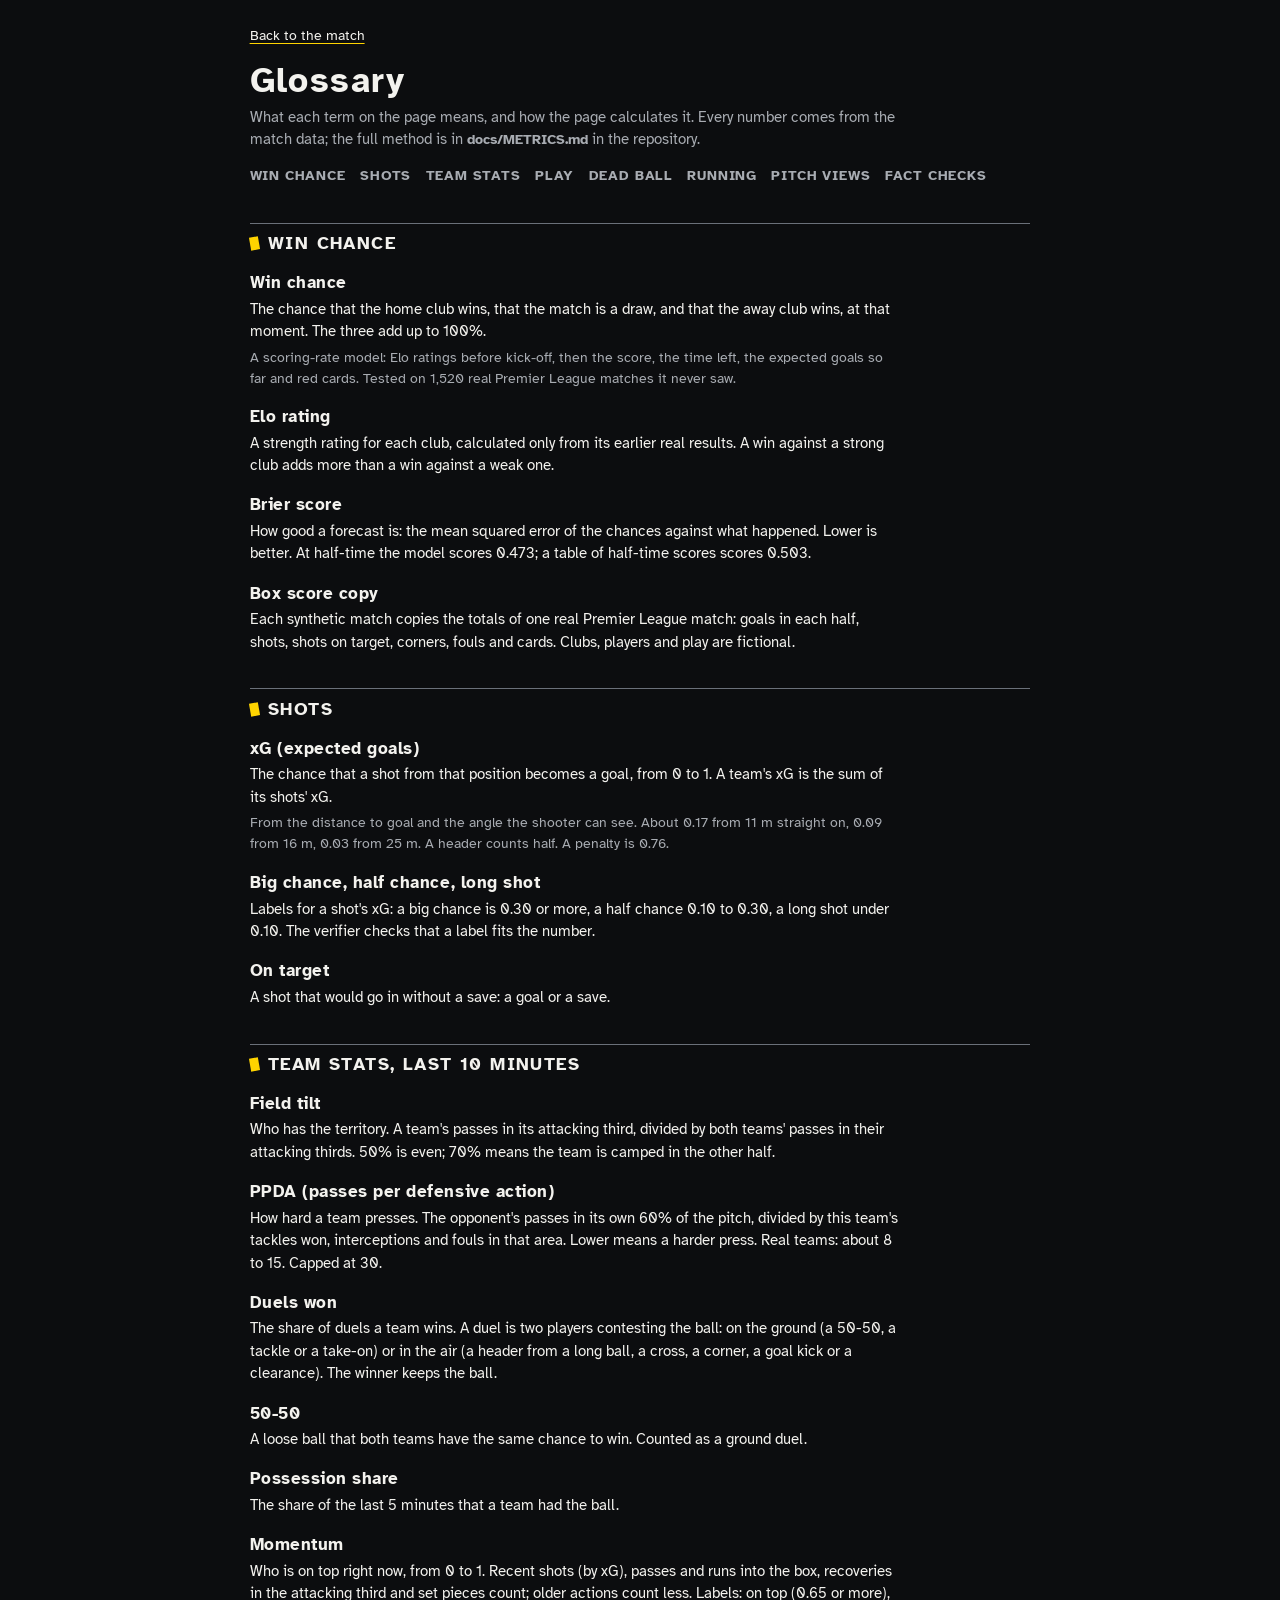
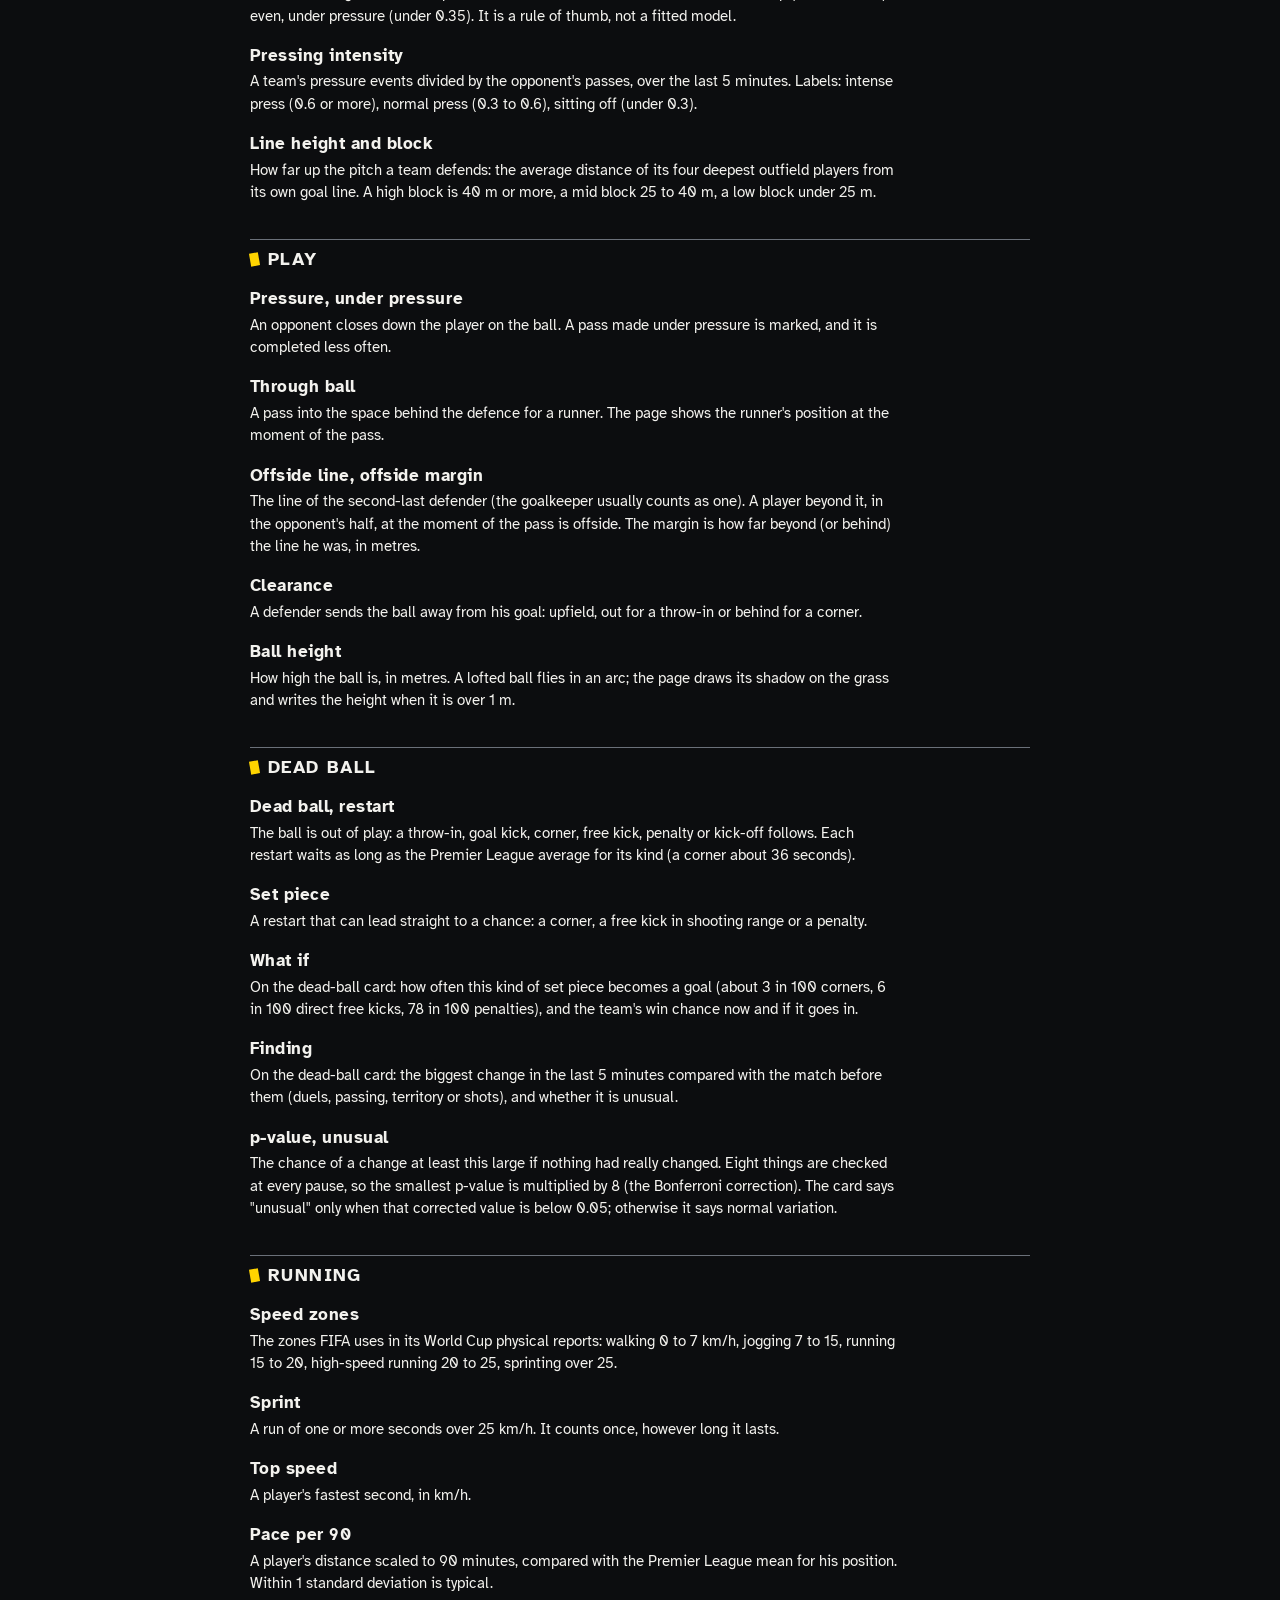
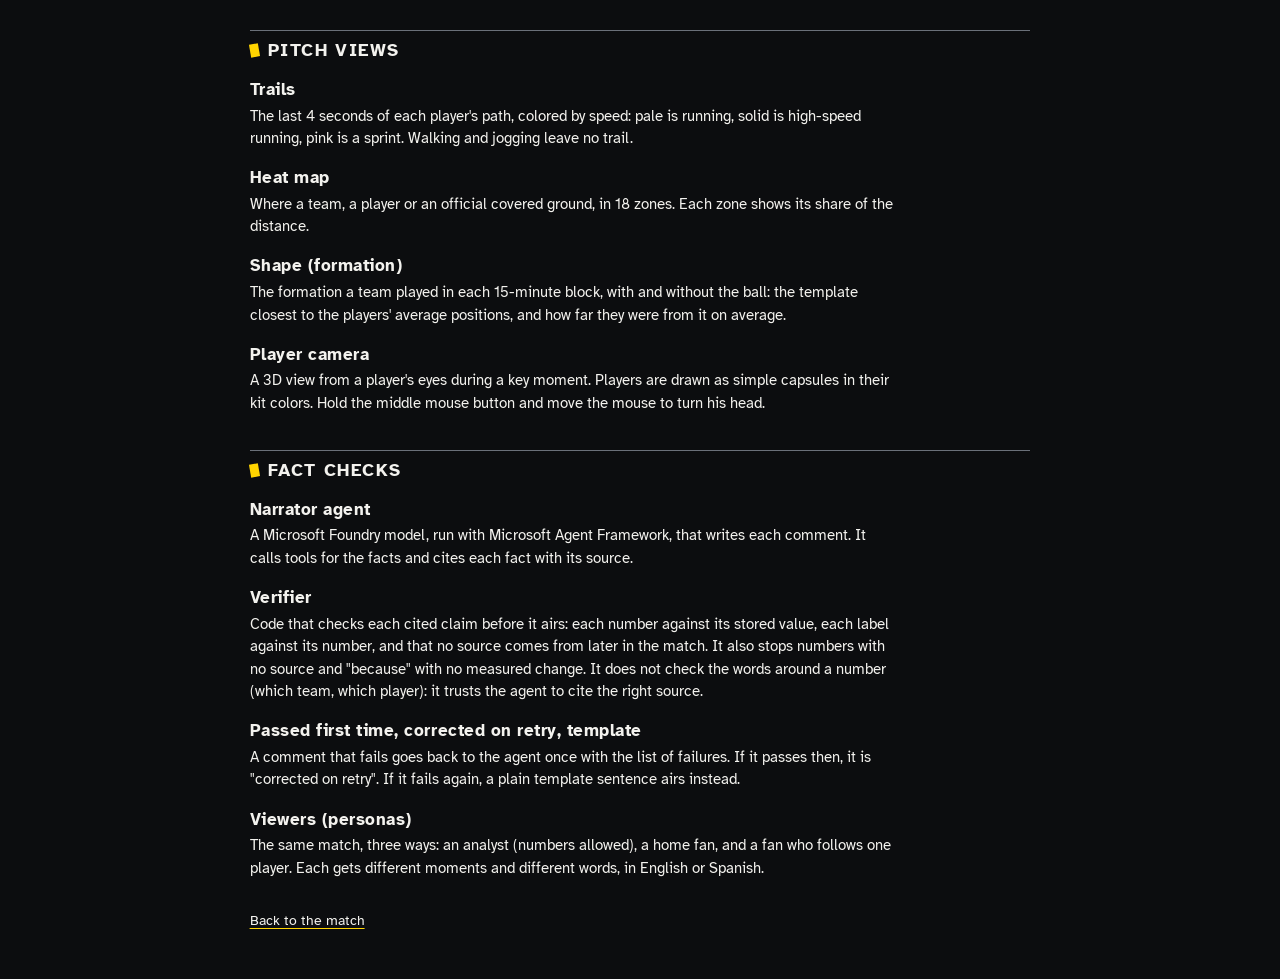
<file: app/web/glossary.html>
<!doctype html>
<html lang="en">
<head>
<meta charset="utf-8">
<meta name="viewport" content="width=device-width,initial-scale=1">
<title>Sixth Official: glossary</title>
<meta name="description" content="What each term on the Sixth Official page means: win chance, xG, PPDA, duels, field tilt and more.">
<meta name="theme-color" content="#0c0d0f">
<link rel="stylesheet" href="app.css">
<style>
  .gl{max-width:52rem;margin:0 auto;padding:1.6rem 1.6rem 3rem}
  .gl .back{font-size:14px}
  .gl h1{font:700 2.2rem/1.1 var(--ui);letter-spacing:.04em;margin:1rem 0 .4rem}
  .gl .lede{color:var(--muted);max-width:65ch;margin-bottom:1rem}
  .gl nav.toc{display:flex;flex-wrap:wrap;gap:.3rem .9rem;font:700 13.5px/1.4 var(--ui);text-transform:uppercase;letter-spacing:.06em;margin:1rem 0 .5rem}
  .gl nav.toc a{color:var(--muted);text-decoration:none;border-bottom:2px solid transparent}
  .gl nav.toc a:hover{color:var(--ink);border-bottom-color:var(--accent)}
  .gl h2{font:700 1.1rem/1.2 var(--ui);text-transform:uppercase;letter-spacing:.08em;margin:2.2rem 0 .6rem;padding-top:.6rem;border-top:1px solid var(--rule-mid)}
  .gl h2::before{content:"";display:inline-block;width:.55rem;height:.8rem;background:var(--accent);transform:rotate(-10deg);margin-right:.6rem;vertical-align:-.05rem}
  .gl dl{margin:0}
  .gl dt{font:700 1.08rem/1.3 var(--ui);letter-spacing:.03em;margin-top:1.1rem;scroll-margin-top:1rem}
  .gl dd{margin:.2rem 0 0;max-width:65ch;line-height:1.5}
  .gl dd .how{display:block;color:var(--muted);font-size:14px;margin-top:.25rem}
  .gl dt:target{color:var(--accent)}
  .gl code{font:600 14px var(--cond);color:var(--muted)}
  .gl a{color:var(--ink);text-decoration-color:var(--accent);text-underline-offset:3px}
</style>
</head>
<body>
<main class="gl">
<p class="back"><a href="./">Back to the match</a></p>
<h1>Glossary</h1>
<p class="lede">What each term on the page means, and how the page calculates it. Every number comes from the match data; the full method is in <code>docs/METRICS.md</code> in the repository.</p>
<nav class="toc" aria-label="Sections">
  <a href="#s-chance">Win chance</a><a href="#s-shots">Shots</a><a href="#s-team">Team stats</a><a href="#s-play">Play</a>
  <a href="#s-dead">Dead ball</a><a href="#s-running">Running</a><a href="#s-pitch">Pitch views</a><a href="#s-checks">Fact checks</a>
</nav>

<h2 id="s-chance">Win chance</h2>
<dl>
<dt id="win-chance">Win chance</dt>
<dd>The chance that the home club wins, that the match is a draw, and that the away club wins, at that moment. The three add up to 100%.
<span class="how">A scoring-rate model: Elo ratings before kick-off, then the score, the time left, the expected goals so far and red cards. Tested on 1,520 real Premier League matches it never saw.</span></dd>
<dt id="elo">Elo rating</dt>
<dd>A strength rating for each club, calculated only from its earlier real results. A win against a strong club adds more than a win against a weak one.</dd>
<dt id="brier">Brier score</dt>
<dd>How good a forecast is: the mean squared error of the chances against what happened. Lower is better. At half-time the model scores 0.473; a table of half-time scores scores 0.503.</dd>
<dt id="box-score">Box score copy</dt>
<dd>Each synthetic match copies the totals of one real Premier League match: goals in each half, shots, shots on target, corners, fouls and cards. Clubs, players and play are fictional.</dd>
</dl>

<h2 id="s-shots">Shots</h2>
<dl>
<dt id="xg">xG (expected goals)</dt>
<dd>The chance that a shot from that position becomes a goal, from 0 to 1. A team's xG is the sum of its shots' xG.
<span class="how">From the distance to goal and the angle the shooter can see. About 0.17 from 11 m straight on, 0.09 from 16 m, 0.03 from 25 m. A header counts half. A penalty is 0.76.</span></dd>
<dt id="big-chance">Big chance, half chance, long shot</dt>
<dd>Labels for a shot's xG: a big chance is 0.30 or more, a half chance 0.10 to 0.30, a long shot under 0.10. The verifier checks that a label fits the number.</dd>
<dt id="on-target">On target</dt>
<dd>A shot that would go in without a save: a goal or a save.</dd>
</dl>

<h2 id="s-team">Team stats, last 10 minutes</h2>
<dl>
<dt id="field-tilt">Field tilt</dt>
<dd>Who has the territory. A team's passes in its attacking third, divided by both teams' passes in their attacking thirds. 50% is even; 70% means the team is camped in the other half.</dd>
<dt id="ppda">PPDA (passes per defensive action)</dt>
<dd>How hard a team presses. The opponent's passes in its own 60% of the pitch, divided by this team's tackles won, interceptions and fouls in that area. Lower means a harder press. Real teams: about 8 to 15. Capped at 30.</dd>
<dt id="duels">Duels won</dt>
<dd>The share of duels a team wins. A duel is two players contesting the ball: on the ground (a 50-50, a tackle or a take-on) or in the air (a header from a long ball, a cross, a corner, a goal kick or a clearance). The winner keeps the ball.</dd>
<dt id="fifty-fifty">50-50</dt>
<dd>A loose ball that both teams have the same chance to win. Counted as a ground duel.</dd>
<dt id="possession">Possession share</dt>
<dd>The share of the last 5 minutes that a team had the ball.</dd>
<dt id="momentum">Momentum</dt>
<dd>Who is on top right now, from 0 to 1. Recent shots (by xG), passes and runs into the box, recoveries in the attacking third and set pieces count; older actions count less. Labels: on top (0.65 or more), even, under pressure (under 0.35). It is a rule of thumb, not a fitted model.</dd>
<dt id="pressing">Pressing intensity</dt>
<dd>A team's pressure events divided by the opponent's passes, over the last 5 minutes. Labels: intense press (0.6 or more), normal press (0.3 to 0.6), sitting off (under 0.3).</dd>
<dt id="line-height">Line height and block</dt>
<dd>How far up the pitch a team defends: the average distance of its four deepest outfield players from its own goal line. A high block is 40 m or more, a mid block 25 to 40 m, a low block under 25 m.</dd>
</dl>

<h2 id="s-play">Play</h2>
<dl>
<dt id="pressure">Pressure, under pressure</dt>
<dd>An opponent closes down the player on the ball. A pass made under pressure is marked, and it is completed less often.</dd>
<dt id="through-ball">Through ball</dt>
<dd>A pass into the space behind the defence for a runner. The page shows the runner's position at the moment of the pass.</dd>
<dt id="offside-line">Offside line, offside margin</dt>
<dd>The line of the second-last defender (the goalkeeper usually counts as one). A player beyond it, in the opponent's half, at the moment of the pass is offside. The margin is how far beyond (or behind) the line he was, in metres.</dd>
<dt id="clearance">Clearance</dt>
<dd>A defender sends the ball away from his goal: upfield, out for a throw-in or behind for a corner.</dd>
<dt id="ball-height">Ball height</dt>
<dd>How high the ball is, in metres. A lofted ball flies in an arc; the page draws its shadow on the grass and writes the height when it is over 1 m.</dd>
</dl>

<h2 id="s-dead">Dead ball</h2>
<dl>
<dt id="dead-ball">Dead ball, restart</dt>
<dd>The ball is out of play: a throw-in, goal kick, corner, free kick, penalty or kick-off follows. Each restart waits as long as the Premier League average for its kind (a corner about 36 seconds).</dd>
<dt id="set-piece">Set piece</dt>
<dd>A restart that can lead straight to a chance: a corner, a free kick in shooting range or a penalty.</dd>
<dt id="what-if">What if</dt>
<dd>On the dead-ball card: how often this kind of set piece becomes a goal (about 3 in 100 corners, 6 in 100 direct free kicks, 78 in 100 penalties), and the team's win chance now and if it goes in.</dd>
<dt id="finding">Finding</dt>
<dd>On the dead-ball card: the biggest change in the last 5 minutes compared with the match before them (duels, passing, territory or shots), and whether it is unusual.</dd>
<dt id="p-value">p-value, unusual</dt>
<dd>The chance of a change at least this large if nothing had really changed. Eight things are checked at every pause, so the smallest p-value is multiplied by 8 (the Bonferroni correction). The card says "unusual" only when that corrected value is below 0.05; otherwise it says normal variation.</dd>
</dl>

<h2 id="s-running">Running</h2>
<dl>
<dt id="speed-zones">Speed zones</dt>
<dd>The zones FIFA uses in its World Cup physical reports: walking 0 to 7 km/h, jogging 7 to 15, running 15 to 20, high-speed running 20 to 25, sprinting over 25.</dd>
<dt id="sprint">Sprint</dt>
<dd>A run of one or more seconds over 25 km/h. It counts once, however long it lasts.</dd>
<dt id="top-speed">Top speed</dt>
<dd>A player's fastest second, in km/h.</dd>
<dt id="pace-per-90">Pace per 90</dt>
<dd>A player's distance scaled to 90 minutes, compared with the Premier League mean for his position. Within 1 standard deviation is typical.</dd>
</dl>

<h2 id="s-pitch">Pitch views</h2>
<dl>
<dt id="trails">Trails</dt>
<dd>The last 4 seconds of each player's path, colored by speed: pale is running, solid is high-speed running, pink is a sprint. Walking and jogging leave no trail.</dd>
<dt id="heat-map">Heat map</dt>
<dd>Where a team, a player or an official covered ground, in 18 zones. Each zone shows its share of the distance.</dd>
<dt id="shape">Shape (formation)</dt>
<dd>The formation a team played in each 15-minute block, with and without the ball: the template closest to the players' average positions, and how far they were from it on average.</dd>
<dt id="player-camera">Player camera</dt>
<dd>A 3D view from a player's eyes during a key moment. Players are drawn as simple capsules in their kit colors. Hold the middle mouse button and move the mouse to turn his head.</dd>
</dl>

<h2 id="s-checks">Fact checks</h2>
<dl>
<dt id="agent">Narrator agent</dt>
<dd>A Microsoft Foundry model, run with Microsoft Agent Framework, that writes each comment. It calls tools for the facts and cites each fact with its source.</dd>
<dt id="verifier">Verifier</dt>
<dd>Code that checks each cited claim before it airs: each number against its stored value, each label against its number, and that no source comes from later in the match. It also stops numbers with no source and "because" with no measured change. It does not check the words around a number (which team, which player): it trusts the agent to cite the right source.</dd>
<dt id="retry">Passed first time, corrected on retry, template</dt>
<dd>A comment that fails goes back to the agent once with the list of failures. If it passes then, it is "corrected on retry". If it fails again, a plain template sentence airs instead.</dd>
<dt id="personas">Viewers (personas)</dt>
<dd>The same match, three ways: an analyst (numbers allowed), a home fan, and a fan who follows one player. Each gets different moments and different words, in English or Spanish.</dd>
</dl>
<p class="back" style="margin-top:2rem"><a href="./">Back to the match</a></p>
</main>
</body>
</html>
</file>
<file: app/web/app.css>
/* Sixth Official: match log, dressed as a match official (2026-10-27).
   Concept: the officials' kit and tools. Referee black for the page, chalk-white type, the yellow
   card as the one accent (live, selected, pressed), the red card for what the verifier stopped.
   The scores, the clock and the big numbers are set like the fourth official's substitution
   board: a dot-matrix face (Doto). Words use Atkinson Hyperlegible, a typeface drawn for
   legibility by the Braille Institute: the official's notes must be read by everyone. The
   assistant referee's flag (red and yellow quarters) marks the name; a small yellow card marks
   each section. Both fonts are open (SIL OFL), served from app/web/fonts.
   - The log is the main element: one row per moment, the three viewers side by side.
   - Color is for the two clubs (kit colors) and for exceptions only:
     amber = corrected on retry, grey dashed = template, red card = stopped by the verifier.
   - Two type families: Atkinson Hyperlegible for words and small numbers, Doto for the score,
     the clock and the big win chance and fact-check figures.
   - Every text color meets WCAG AA (4.5:1) on the surface it sits on.
   - Every control has a documented hover, focus-visible, active and disabled state. */
@font-face{font-family:"Atkinson Hyperlegible";font-weight:400;font-display:swap;src:url(fonts/atkinson-hyperlegible-latin-400-normal.woff2) format("woff2")}
@font-face{font-family:"Atkinson Hyperlegible";font-weight:700;font-display:swap;src:url(fonts/atkinson-hyperlegible-latin-700-normal.woff2) format("woff2")}
@font-face{font-family:"Doto";font-weight:700;font-display:swap;src:url(fonts/doto-latin-700-normal.woff2) format("woff2")}
@font-face{font-family:"Doto";font-weight:900;font-display:swap;src:url(fonts/doto-latin-900-normal.woff2) format("woff2")}
:root{
  color-scheme:dark;
  --paper:#0c0d0f;        /* page: referee black */
  --paper-2:#17191c;      /* hover fill, raised */
  --paper-3:#22252a;      /* pressed fill, bar tracks */
  --sheet:#121417;        /* drawer, match report, cards, scorebug */
  --ink:#f3f2ee;          /* text: chalk white */
  --muted:#a8acb2;        /* secondary text: 8.53:1 on --paper */
  --rule:#26292e;         /* hairline: separates, carries no meaning */
  --rule-mid:#6b7079;     /* control borders: 3.91:1 on --paper */
  --accent:#ffd400;       /* the yellow card: live clock, primary button, focus ring, selected */
  --accent-2:#ffe14d;     /* yellow, hover */
  --accent-3:#e0b800;     /* yellow, pressed */
  --flag-red:#e2231a;     /* the assistant referee's flag, with the yellow */
  --pitch:#11402a;        /* pitch surface */
  --pitch-2:#144a31;      /* mowing stripe */
  --pitch-line:#9cc4ae;   /* pitch markings: 6.10:1 on --pitch, 5.32:1 on --pitch-2 */
  --disabled:#62666d;     /* disabled text: exempt from WCAG 1.4.3 */
  --home:#4a8ae8;         /* Larkspur blue */
  --away:#e8834a;         /* copper */
  --home-ink:#4a8ae8;     /* a club color as text: the kit color, lightened if needed for 4.5:1 */
  --away-ink:#e8834a;
  --home-on:#0c0d0f;      /* text on a club color (shirt numbers): white or the page color */
  --away-on:#0c0d0f;
  --sprint:#ff5fd2;       /* trails: sprinting, over 25 km/h (3.81:1 on --pitch-2) */
  --draw:#4a4e55;         /* chart fill only, never text */
  --retry:#f2b33d;        /* amber: corrected on retry */
  --tmpl:#a3a7ad;         /* template */
  --bad:#ff5a4a;          /* the red card: stopped by the verifier (6.31:1 on --paper) */
  --ui:"Atkinson Hyperlegible","Segoe UI",system-ui,sans-serif;
  --cond:var(--ui);       /* labels: the same face, bold capitals */
  --mono:var(--ui);       /* minutes and small numbers */
  --dot:"Doto","Courier New",ui-monospace,monospace;   /* the substitution board */
}
*{box-sizing:border-box}
[hidden]{display:none !important}
html{background:var(--paper)}
body{margin:0;background:var(--paper);color:var(--ink);font:15px/1.45 var(--ui);min-height:100vh}
button,select,input{font:inherit;color:inherit}
h1,h2,h3,h4,p{margin:0}
.sr-only{position:absolute;width:1px;height:1px;overflow:hidden;clip:rect(0 0 0 0);white-space:nowrap}

/* Focus: one ring for every control, keyboard only. Ink, offset from the control. */
:focus-visible{outline:2px solid var(--accent);outline-offset:3px}

/* ---------------------------------------------------------------- masthead */
.mast{display:grid;grid-template-columns:1fr auto 1fr;align-items:center;gap:1.5rem;padding:.9rem 1.6rem;border-bottom:2px solid var(--ink)}
.wordmark{font-weight:700;font-size:1rem;letter-spacing:.04em;text-transform:uppercase}
.score{display:flex;align-items:center;gap:1.1rem}
.club{display:flex;align-items:center;gap:.5rem;font-size:1.05rem;font-weight:600;white-space:nowrap}
.kit{display:inline-block;width:.8rem;height:.8rem}
.club.home .kit{background:var(--home)}
.club.away .kit{background:var(--away)}
.goals{font:700 2.1rem/1 var(--mono);font-variant-numeric:tabular-nums}
.clock{font:500 .95rem/1 var(--mono);color:var(--muted);min-width:3.5ch;text-align:center}

/* Language: text buttons. Pressed = ink text with a 2 px underline. */
.lang{justify-self:end;display:flex;gap:1.1rem}
.lang button{background:none;border:0;border-bottom:2px solid transparent;padding:.15rem 0;color:var(--muted);cursor:pointer}
.lang button:hover{color:var(--ink);border-bottom-color:var(--rule-mid)}
.lang button[aria-pressed="true"]{color:var(--ink);border-bottom-color:var(--ink)}

/* ---------------------------------------------------------------- buttons
   default  1 px --rule-mid border, ink text, no fill
   hover    --paper-2 fill, ink border
   active   --paper-3 fill
   focus    2 px ink ring, 3 px offset (keyboard)
   disabled --disabled text, --rule border, no pointer */
.btn{background:transparent;border:1px solid var(--rule-mid);color:var(--ink);padding:.4rem .85rem;cursor:pointer;border-radius:0}
.btn:hover:not(:disabled){background:var(--paper-2);border-color:var(--ink)}
.btn:active:not(:disabled){background:var(--paper-3)}
.btn:disabled{color:var(--disabled);border-color:var(--rule);cursor:not-allowed}
.btn.primary{background:var(--accent);color:var(--paper);border-color:var(--accent);min-width:5.5rem;font-weight:700;text-transform:uppercase;letter-spacing:.06em;font-family:var(--cond);font-size:16px}
.btn.primary:hover:not(:disabled){background:var(--accent-2);border-color:var(--accent-2)}
.btn.primary:active:not(:disabled){background:var(--accent-3);border-color:var(--accent-3)}
.btn.primary:disabled{background:transparent;color:var(--disabled);border-color:var(--rule)}

/* ---------------------------------------------------------------- transport */
.transport{display:flex;align-items:center;gap:1.1rem;padding:.7rem 1.6rem;border-bottom:1px solid var(--rule);flex-wrap:wrap}
.speed{display:flex;align-items:center;gap:.5rem;color:var(--muted)}
.speed select{background:var(--paper);border:1px solid var(--rule-mid);padding:.3rem .45rem;cursor:pointer;color:var(--ink)}
.speed select:hover:not(:disabled){background:var(--paper-2);border-color:var(--ink)}
.speed select:disabled{color:var(--disabled);border-color:var(--rule);cursor:not-allowed}
#scrub{flex:1;min-width:10rem;accent-color:var(--accent);cursor:pointer}
#scrub:disabled{cursor:not-allowed;opacity:.4}

/* ---------------------------------------------------------------- the match now */
.band{display:grid;grid-template-columns:minmax(0,46rem) minmax(0,1fr);gap:2.4rem;padding:1.4rem 1.6rem 1.6rem;border-bottom:1px solid var(--rule)}
.pitch-wrap{min-width:0}
#pitch{display:block;width:100%;height:auto;background:var(--pitch);touch-action:pinch-zoom;overscroll-behavior:contain}
#pitch text{font-family:var(--cond)}
/* Zoom: small buttons in the pitch's top-right corner. When zoomed, drag the pitch to move it. */
.pitch-box{position:relative}
.pitch-box.zoomed #pitch{cursor:grab}
.pitch-box.dragging #pitch{cursor:grabbing}
.zoom{position:absolute;top:.4rem;right:.4rem;display:flex;gap:.25rem}
/* Hover label for the player under the pointer: ink, above and to the right of the pointer. */
.pitch-tip{position:absolute;transform:translate(12px,-130%);background:var(--ink);color:var(--paper);font:600 12.5px/1.3 var(--ui);
  padding:.2rem .45rem;white-space:nowrap;pointer-events:none;margin:0;z-index:2}
.zoom button{background:var(--paper);border:1px solid var(--rule-mid);color:var(--ink);font:600 13px/1 var(--ui);padding:.3rem .5rem;min-width:1.9rem;cursor:pointer}
.zoom button:hover:not(:disabled){background:var(--paper-2);border-color:var(--ink)}
.zoom button:active:not(:disabled){background:var(--paper-3)}
.zoom button:disabled{color:var(--disabled);border-color:var(--rule);cursor:not-allowed}
.zoom button[aria-pressed="true"]{background:var(--ink);color:var(--paper);border-color:var(--ink)}
.zoom #zoom-in,.zoom #zoom-out{font-size:16px}
@media (max-width:46rem){.zoom #zoom-fit{display:none}}
.pitch-note{font-size:13px;color:var(--muted);margin-top:.45rem;max-width:65ch}
/* Pitch view: text buttons, like the language switch. Pressed = ink text, 2 px underline. */
.view{display:flex;flex-wrap:wrap;gap:.3rem 1.1rem;margin-bottom:.5rem}
.view button,.seg button{background:none;border:0;border-bottom:2px solid transparent;padding:.1rem 0;color:var(--muted);cursor:pointer;font-size:14px}
.view button:hover,.seg button:hover{color:var(--ink);border-bottom-color:var(--rule-mid)}
.view button[aria-pressed="true"],.seg button[aria-pressed="true"]{color:var(--ink);border-bottom-color:var(--ink)}
.view button:disabled{color:var(--disabled);cursor:wait;border-bottom-color:transparent}
/* Heat map: team switch and player picker, then a five-step legend under the pitch. */
.heat-controls{display:flex;flex-wrap:wrap;align-items:center;gap:.5rem 1.6rem;margin-bottom:.55rem}
.seg{display:flex;gap:1.1rem}
.heat-legend{display:flex;align-items:center;gap:.3rem;font-size:13px;color:var(--muted);margin-top:.45rem}
.heat-legend i{display:inline-block;width:1.5rem;height:.7rem}
.heat-legend span:first-child{margin-right:.3rem}.heat-legend span:last-child{margin-left:.3rem}
/* Through balls: step to the second before each pass; the caption gives the offside margin. */
.through-controls{display:flex;flex-wrap:wrap;align-items:center;gap:.4rem .6rem;margin-top:.5rem}
.through-controls .tb-label{font-size:12.5px;font-weight:700;letter-spacing:.06em;text-transform:uppercase;color:var(--muted);margin-right:.2rem}
.through-controls #tb-again{font-size:13.5px;padding:.25rem .65rem}
.through-controls select{background:var(--paper);border:1px solid var(--rule-mid);padding:.3rem .45rem;color:var(--ink);font-size:14px;cursor:pointer;max-width:100%}
.through-controls select:hover:not(:disabled){background:var(--paper-2);border-color:var(--ink)}
.through-controls select:disabled{color:var(--disabled);border-color:var(--rule);cursor:not-allowed}
.tb-caption{font-size:14.5px;font-weight:600;margin-top:.45rem;max-width:65ch}
.tb-caption:empty{display:none}
/* Shape: one row per 15-minute block. A row is a button that shows that block on the pitch. */
.shape-table{width:100%;border-collapse:collapse;margin-top:.7rem;font-size:13.5px}
.shape-table th{text-align:left;font-size:12px;font-weight:700;letter-spacing:.05em;text-transform:uppercase;color:var(--muted);padding:0 .6rem .35rem 0;border-bottom:1px solid var(--ink)}
.shape-table td{padding:.3rem .6rem .3rem 0;border-bottom:1px solid var(--rule);vertical-align:top}
.shape-table td .f{font:600 13.5px/1.3 var(--mono)}
.shape-table td .m{display:block;font-size:12px;color:var(--muted)}
.shape-table td.later{color:var(--muted)}
.shape-table tr.shown td{background:var(--paper-2)}
.shape-table td.changed .f{border-bottom:2px solid var(--ink)}
.blk{background:none;border:0;padding:0;font:inherit;color:inherit;cursor:pointer;white-space:nowrap;text-align:left;text-decoration:underline;text-decoration-color:var(--rule-mid);text-underline-offset:3px}
.blk:hover{text-decoration-color:var(--ink)}
.blk:disabled{color:var(--disabled);text-decoration:none;cursor:default}
.readout{display:flex;flex-direction:column;min-width:0}
.label{font-size:12.5px;font-weight:700;letter-spacing:.06em;text-transform:uppercase;color:var(--muted)}
.win{display:grid;grid-template-columns:auto auto auto;justify-content:space-between;margin:.5rem 0 .55rem}
.win div{display:flex;flex-direction:column}
.win div:nth-child(2){align-items:center}
.win div:nth-child(3){align-items:flex-end}
.win dd{margin:0;font:700 2.2rem/1 var(--mono);font-variant-numeric:tabular-nums}
.win dt{font-size:13.5px;color:var(--muted);margin-top:.25rem;order:2}
.win .home dd{color:var(--home-ink)}
.win .away dd{color:var(--away-ink)}
.winbar{display:flex;height:10px}
.winbar i{display:block;height:100%;transition:width .3s}
.winbar .home{background:var(--home)}.winbar .draw{background:var(--draw)}.winbar .away{background:var(--away)}
@media (prefers-reduced-motion:reduce){.winbar i{transition:none}}
#chart{display:block;width:100%;height:84px;margin:.6rem 0 1.4rem}
.checks{display:flex;flex-wrap:wrap;gap:.4rem 1.6rem;margin:.5rem 0 0}
.checks div{display:flex;align-items:baseline;gap:.45rem}
.checks dd{margin:0;font:700 1.25rem/1 var(--mono);font-variant-numeric:tabular-nums;order:-1}
.checks dt{font-size:13.5px;color:var(--muted)}
.checks .retry dd{color:var(--retry)}.checks .tmpl dd{color:var(--tmpl)}.checks .stop dd{color:var(--bad)}

/* ---------------------------------------------------------------- the log */
.log-wrap{padding:0 1.6rem 1.6rem}
.log{width:100%;border-collapse:collapse;table-layout:fixed}
.log col.c-min{width:4.2rem}.log col.c-moment{width:15rem}
.log th{text-align:left;font-size:12.5px;font-weight:700;letter-spacing:.06em;text-transform:uppercase;color:var(--muted);
        padding:1rem .9rem .5rem 0;border-bottom:1px solid var(--ink);vertical-align:bottom}
.log td{padding:0;border-bottom:1px solid var(--rule);vertical-align:top}
.log td.min{font:500 13px/1.5 var(--mono);color:var(--muted);padding:.7rem .9rem .7rem 0}
/* The minute is a button: it shows all players at that moment. Underlined so it reads as an action. */
.jump{background:none;border:0;padding:0 .1rem;font:inherit;color:inherit;cursor:pointer;text-decoration:underline;
      text-decoration-color:var(--rule-mid);text-underline-offset:3px}
.jump:hover{color:var(--ink);text-decoration-color:var(--ink)}
.jump:active{background:var(--paper-3)}
.log td.moment{padding:.7rem 1.2rem .7rem 0}
.moment .what{display:block}
.moment .who{display:block;font-size:13.5px;color:var(--muted)}
.moment .kit{width:.55rem;height:.55rem;margin-right:.45rem;vertical-align:.08em}
.moment .kit.home{background:var(--home)}.moment .kit.away{background:var(--away)}
/* A goal row: 2 px ink rule above, bold minute and moment. */
.log tr.goal td{border-top:2px solid var(--ink)}
.log tr.goal td.min,.log tr.goal .what{font-weight:700;color:var(--ink)}
.log tr.new td{animation:arrive 1.4s ease-out}
@keyframes arrive{from{background:var(--paper-3)}}
@media (prefers-reduced-motion:reduce){.log tr.new td{animation:none}}

/* A comment cell: a button. No mark when verified; a left rule and a word for the exceptions. */
.say{display:block;width:100%;height:100%;text-align:left;background:none;border:0;border-left:2px solid transparent;
     padding:.7rem 1rem .75rem .8rem;cursor:pointer;line-height:1.42}
.say:hover{background:var(--paper-2)}
.say:active{background:var(--paper-3)}
.say .mark{display:block;font-size:13px;margin-top:.3rem}
.say.s-verified_on_retry{border-left-color:var(--retry)}
.say.s-verified_on_retry .mark{color:var(--retry)}
.say.s-fallback{border-left:2px dashed var(--tmpl)}
.say.s-fallback .mark{color:var(--tmpl)}
.empty-log{color:var(--muted);padding:1.2rem 0}
.source{font-size:13px;color:var(--muted);margin-top:1rem;max-width:65ch}

/* ---------------------------------------------------------------- drawer */
.drawer{position:fixed;inset:0;background:rgba(0,0,0,.6);display:flex;justify-content:flex-end;z-index:20}
.drawer-inner{width:min(38rem,100%);height:100%;overflow-y:auto;background:var(--sheet);border-left:2px solid var(--ink);padding:1.5rem 1.6rem 2.2rem;position:relative}
.close{position:absolute;top:1.2rem;right:1.2rem}
.drawer h3{font-size:1.15rem;font-weight:700;padding-right:5rem}
.drawer .status{font-size:13.5px;margin-top:.3rem;color:var(--muted)}
.drawer .status.verified_on_retry{color:var(--retry)}.drawer .status.fallback{color:var(--tmpl)}
.drawer .quote{font-size:1.25rem;line-height:1.35;margin:.9rem 0 .4rem;max-width:40ch}
.drawer .quote .claim{text-decoration:underline;text-decoration-color:var(--rule-mid);text-underline-offset:4px}
.drawer h4{font-size:12.5px;font-weight:700;letter-spacing:.06em;text-transform:uppercase;color:var(--muted);margin:1.6rem 0 .5rem}
.note{color:var(--muted);font-size:14px;max-width:65ch}
.ev{width:100%;border-collapse:collapse;font-size:14px}
.ev th{font:12px/1.2 var(--mono);color:var(--muted);text-align:left;font-weight:400;padding:0 .6rem .4rem 0;border-bottom:1px solid var(--ink)}
.ev td{padding:.5rem .6rem .5rem 0;border-bottom:1px solid var(--rule);vertical-align:top;overflow-wrap:anywhere}
.ev td.mono{font:13px/1.4 var(--mono);color:var(--muted)}
.ev td.ok{font:13px/1.4 var(--mono);color:var(--ink)}
.calls{list-style:none;margin:0;padding:0;font:13px/1.45 var(--mono)}
.calls li{padding:.35rem 0;border-bottom:1px solid var(--rule);color:var(--muted);overflow-wrap:anywhere}
.calls b{color:var(--ink);font-weight:600}
.stopped{border-left:2px solid var(--bad);padding:.2rem 0 .2rem .8rem;margin:.5rem 0 .9rem}
.stopped p{color:var(--muted);text-decoration:line-through;text-decoration-color:var(--bad);margin-bottom:.35rem}
.stopped ul{margin:0;padding-left:1.1rem}
.stopped li{font:13px/1.45 var(--mono);color:var(--bad)}

.foot{padding:1rem 1.6rem 1.4rem;color:var(--muted);font-size:13px;border-top:1px solid var(--rule)}


/* ---------------------------------------------------------------- v2 (2026-10-25)
   Half-time switch: a real checkbox with its label. */
/* Options under the view buttons: the half-time switch and the kit colors. */
.opts{display:flex;flex-wrap:wrap;align-items:center;gap:.4rem 1.4rem;margin:0 0 .55rem}
.opts .check{margin:0}
.kits{display:flex;flex-wrap:wrap;align-items:center;gap:.4rem .8rem;font-size:14px;color:var(--muted)}
.kits label{display:inline-flex;align-items:center;gap:.35rem;cursor:pointer}
.kits label:hover{color:var(--ink)}
.kits input[type=color]{width:1.9rem;height:1.4rem;padding:0;border:1px solid var(--rule-mid);background:var(--paper);cursor:pointer}
.kits input[type=color]:hover{border-color:var(--ink)}
.kits .linkish{background:none;border:0;padding:0;color:var(--muted);text-decoration:underline;text-decoration-color:var(--rule-mid);text-underline-offset:3px;cursor:pointer;font-size:13.5px}
.kits .linkish:hover{color:var(--ink);text-decoration-color:var(--ink)}
.kits .warn{font-size:13px;color:var(--bad)}
.check{display:inline-flex;align-items:center;gap:.45rem;font-size:14px;color:var(--muted);margin:0 0 .55rem;cursor:pointer}
.check input{width:1rem;height:1rem;accent-color:var(--accent);margin:0;cursor:pointer}
.check:hover{color:var(--ink)}
/* Dead ball: a card under the pitch while the ball is out of play. Ink frame, no fill. */
.dead{border:1px solid var(--rule-mid);border-left:4px solid var(--accent);background:var(--sheet);padding:.7rem .85rem .8rem;margin-top:.6rem;max-width:65ch}
.dead .head{display:flex;justify-content:space-between;gap:1rem;align-items:baseline;flex-wrap:wrap}
.dead .kind{font-weight:700;font-size:1rem}
.dead .count{font:600 13px/1.2 var(--mono);color:var(--muted)}
.dead h3{font-size:12.5px;font-weight:700;letter-spacing:.06em;text-transform:uppercase;color:var(--muted);margin:.65rem 0 .3rem}
.dead p{font-size:14px;max-width:65ch}
.bars{display:grid;grid-template-columns:auto minmax(4rem,1fr) auto;gap:.25rem .6rem;align-items:center;font-size:13.5px;margin:.25rem 0 .35rem}
.bars .track{height:.7rem;background:var(--paper-3)}
.bars .fill{display:block;height:100%}
.bars .fill.home{background:var(--home)}.bars .fill.away{background:var(--away)}
.bars .fill.before{background:var(--rule-mid)}
.bars .v{font:600 13px/1.2 var(--mono);white-space:nowrap}
.verdict{font-weight:600}
.verdict.plain{font-weight:400;color:var(--muted)}
/* Running: one row per player, measured against Premier League means for his position. */
.run-table{width:100%;border-collapse:collapse;margin-top:.7rem;font-size:13px}
.run-table th{text-align:left;font-size:11.5px;font-weight:700;letter-spacing:.04em;text-transform:uppercase;color:var(--muted);padding:0 .45rem .35rem 0;border-bottom:1px solid var(--ink);vertical-align:bottom}
.run-table td{padding:.25rem .45rem .25rem 0;border-bottom:1px solid var(--rule);font-variant-numeric:tabular-nums}
.run-table td.n{font-family:var(--mono)}
.run-table tr.team td{border-top:2px solid var(--ink);font-weight:700}
.run-table .vs{white-space:nowrap}
.run-table .off td{color:var(--disabled)}
/* Team stats, last 10 minutes. */
.pre{font-size:13.5px;color:var(--muted);margin:-.8rem 0 1rem}
.stats{border-collapse:collapse;font-size:13.5px;margin:.4rem 0 1.3rem;width:100%;max-width:28rem}
.stats th,.stats td{text-align:left;padding:.2rem .6rem .2rem 0;border-bottom:1px solid var(--rule)}
.stats th{font-weight:400;color:var(--muted)}
.stats td{font:700 14px/1.3 var(--mono)}
.stats td.home{color:var(--home-ink)}.stats td.away{color:var(--away-ink)}
.stats thead th{font-size:12px;font-weight:700;letter-spacing:.05em;text-transform:uppercase;border-bottom:1px solid var(--ink)}

/* Win chance chart: click or arrow keys go to that minute; a hover line and label show it. */
.chart-box{position:relative}
#chart{cursor:pointer}
#chart:focus-visible{outline:2px solid var(--accent);outline-offset:3px}
.chart-tip{position:absolute;top:-1.6rem;transform:translateX(-50%);background:var(--ink);color:var(--paper);font:600 12px/1.3 var(--mono);
  padding:.15rem .4rem;white-space:nowrap;pointer-events:none}
/* Full time: a large notice above the pitch (the pitch and the replay stay), and the match report
   under the pitch. */
.ft-banner{display:flex;flex-wrap:wrap;align-items:center;gap:.6rem 2rem;padding:1.1rem 1.6rem;border-top:4px solid var(--accent);border-bottom:2px solid var(--rule);background:var(--sheet);color:var(--ink)}
.ft-banner .notice{font-weight:700;font-size:2.4rem;line-height:1;letter-spacing:.06em;text-transform:uppercase}
.ft-banner .line{display:flex;align-items:center;gap:1.1rem;flex-wrap:wrap}
.ft-banner .club{font-size:1.6rem;font-weight:700;color:var(--ink)}
.ft-banner .club .kit{width:1.1rem;height:1.1rem;outline:2px solid var(--ink)}
.ft-banner .club.home .kit{background:var(--home)}.ft-banner .club.away .kit{background:var(--away)}
.ft-banner .goals{font:700 4rem/1 var(--mono);font-variant-numeric:tabular-nums}
.ft-banner .ht{font:500 15px/1.3 var(--mono);color:var(--muted)}
.ft-banner .acts{display:flex;gap:.7rem;margin-left:auto}
.ft-banner .btn{color:var(--ink);border-color:var(--ink)}
.ft-banner .btn:hover:not(:disabled){background:var(--paper-2);border-color:var(--accent)}
.ft-banner .btn:active:not(:disabled){background:var(--paper-3)}
@media (max-width:46rem){.ft-banner{padding:1rem}.ft-banner .notice{font-size:1.8rem}.ft-banner .goals{font-size:3rem}.ft-banner .club{font-size:1.2rem}.ft-banner .acts{margin-left:0}}
.ft{padding:1.3rem 1.6rem 1.5rem;border-bottom:2px solid var(--ink);background:var(--sheet)}
.ft h2#ft-title{font-size:1.15rem;color:var(--ink);letter-spacing:.04em;margin-bottom:.8rem}
.ft h2{font-size:12.5px;font-weight:700;letter-spacing:.06em;text-transform:uppercase;color:var(--muted)}

.ft .final .club{font-size:1.25rem}
.ft .final .goals{font-size:2.4rem}
.ft .final .ht{font:500 13px/1 var(--mono);color:var(--muted)}
.ft .cols{display:grid;grid-template-columns:repeat(3,minmax(0,1fr));gap:2rem}
.ft h3{font-size:12.5px;font-weight:700;letter-spacing:.06em;text-transform:uppercase;color:var(--muted);margin:0 0 .45rem;padding-bottom:.3rem;border-bottom:1px solid var(--ink)}
.ft ul{list-style:none;margin:0;padding:0}
.ft li{padding:.3rem 0;border-bottom:1px solid var(--rule);font-size:14px}
.ft li .m{display:inline-block;min-width:3.2ch;font:600 13px/1.4 var(--mono);color:var(--muted);margin-right:.5rem}
.ft li .kit{width:.55rem;height:.55rem;vertical-align:.08em}
.ft li .kit.home{background:var(--home)}.ft li .kit.away{background:var(--away)}
.ft table{width:100%;border-collapse:collapse;font-size:14px}
.ft th,.ft td{text-align:left;padding:.25rem .5rem .25rem 0;border-bottom:1px solid var(--rule)}
.ft thead th{font-size:12px;font-weight:700;letter-spacing:.05em;text-transform:uppercase;color:var(--muted)}
.ft tbody th{font-weight:400;color:var(--muted)}
.ft td{font:700 14px/1.3 var(--mono)}
.ft td.home{color:var(--home-ink)}.ft td.away{color:var(--away-ink)}
.ft p{font-size:14px;margin:.2rem 0 .5rem;max-width:60ch}
.ft .story h3:not(:first-child){margin-top:1rem}
@media (max-width:64rem){.ft .cols{grid-template-columns:minmax(0,1fr);gap:1.2rem}}
@media (max-width:46rem){.ft{padding-left:1rem;padding-right:1rem}}

/* ---------------------------------------------------------------- narrow screens */
@media (max-width:72rem){.band{grid-template-columns:minmax(0,1fr);gap:1.4rem}.pitch-wrap{max-width:46rem}}
/* Phone: each moment becomes a block; each viewer's line is labelled. */
@media (max-width:46rem){
  .mast{grid-template-columns:1fr auto;padding:.8rem 1rem}
  .score{grid-column:1 / -1;grid-row:2;justify-content:space-between;width:100%;gap:.6rem}
  .club{font-size:.95rem}.goals{font-size:1.7rem}
  .mast-right{grid-row:1;grid-column:2}
  .transport,.band,.log-wrap{padding-left:1rem;padding-right:1rem}
  .log,.log tbody,.log tr,.log td{display:block;width:100%}
  .log thead{position:absolute;width:1px;height:1px;overflow:hidden;clip:rect(0 0 0 0)}
  .log colgroup{display:none}
  .log tr{border-bottom:1px solid var(--ink);padding:.6rem 0 .4rem}
  .log tr.goal{border-top:2px solid var(--ink)}
  .log tr.goal td{border-top:0}
  .log td{border-bottom:0}
  .log td.min{display:inline-block;width:auto;padding:0 .6rem 0 0}
  .log td.moment{display:inline-block;width:auto;padding:0}
  .log td.quiet{display:none}
  .log td.cell::before{content:attr(data-label);display:block;font-size:12px;font-weight:700;letter-spacing:.06em;text-transform:uppercase;color:var(--muted);padding:.55rem 0 0 .8rem}
  .say{padding-top:.15rem}
}

/* ---------------------------------------------------------------- broadcast layer (2026-10-27)
   The scorebug, condensed labels with a lime tick, and selected states in lime. */
.mast{background:var(--sheet);border-bottom:3px solid var(--accent)}
.wordmark{font:800 1.15rem/1 var(--cond);letter-spacing:.08em}
.wordmark::before{content:"";display:inline-block;width:.55rem;height:.95rem;background:var(--accent);margin-right:.5rem;vertical-align:-.1rem}
.score{background:var(--paper);padding:.25rem .3rem .25rem .9rem;border:1px solid var(--rule)}
.club{font:700 1.2rem/1 var(--cond);text-transform:uppercase;letter-spacing:.05em}
.goals{font:800 2.4rem/1 var(--cond);font-variant-numeric:tabular-nums;min-width:1.2ch;text-align:center}
.clock{font:700 1.05rem/1 var(--cond);color:var(--paper);background:var(--accent);padding:.35rem .55rem;min-width:4ch}
.lang button[aria-pressed="true"],.view button[aria-pressed="true"],.seg button[aria-pressed="true"]{color:var(--ink);border-bottom-color:var(--accent)}
.view button,.seg button{font:600 15px/1.3 var(--cond);text-transform:uppercase;letter-spacing:.06em}
.label,.log th,.shape-table th,.run-table th,.stats thead th,.ft h2,.ft h3,.dead h3,.drawer h4,.through-controls .tb-label{font-family:var(--cond);font-size:14px;font-weight:700;letter-spacing:.08em}
.label::before{content:"";display:inline-block;width:.3rem;height:.8rem;background:var(--accent);margin-right:.45rem;vertical-align:-.05rem}
.log th,.shape-table th,.run-table th,.stats thead th,.ft h3,.ev th{border-bottom-color:var(--rule-mid)}
.log tr.goal td{border-top:2px solid var(--accent)}
.win dd{font:800 2.6rem/1 var(--cond)}
.checks dd{font:800 1.5rem/1 var(--cond)}
.stats td,.ft td{font:700 16px/1.3 var(--cond)}
.ft-banner .notice{font-family:var(--cond);font-size:2.8rem;font-weight:800;color:var(--accent)}
.ft-banner .goals{font:800 4.4rem/1 var(--cond)}
.zoom button[aria-pressed="true"]{background:var(--accent);color:var(--paper);border-color:var(--accent)}
.drawer-inner{border-left:3px solid var(--accent)}
.foot a,.gloss-link{color:var(--ink);text-decoration:underline;text-decoration-color:var(--accent);text-underline-offset:3px}
.foot a:hover,.gloss-link:hover{color:var(--accent)}
.stats th a{color:inherit;text-decoration:underline dotted;text-decoration-color:var(--rule-mid);text-underline-offset:3px}
.stats th a:hover{color:var(--ink);text-decoration-color:var(--accent)}
.gloss-nav{padding:0 1.6rem 1.4rem;font-size:14px}
@media (max-width:46rem){.gloss-nav{padding:0 1rem 1.2rem}.score{padding-left:.5rem}}
/* Player camera (cam.js): a 16:9 3D view under the key moments, with a broadcast lower third. */
.cam{margin-top:.8rem;border:1px solid var(--rule-mid);border-top:3px solid var(--accent);background:var(--sheet)}
.cam-head{display:flex;align-items:center;gap:.6rem;padding:.55rem .7rem;flex-wrap:wrap}
.cam-head .label{margin-right:auto}
.cam-head .btn{font-size:13.5px;padding:.25rem .65rem}
.cam-box{position:relative;line-height:0}
#cam-canvas{display:block;width:100%;aspect-ratio:16/9;background:#0b0f1c;cursor:grab;touch-action:none}
#cam-canvas.turning{cursor:grabbing}
.cam-hud{position:absolute;left:.8rem;bottom:.8rem;line-height:1.2;margin:0;background:var(--paper);color:var(--ink);
  border-left:4px solid var(--accent);padding:.35rem .7rem;font:700 15px/1.2 var(--cond);letter-spacing:.04em;text-transform:uppercase;pointer-events:none}
.cam-hud:empty{display:none}
.cam-hint{font-size:13px;color:var(--muted);padding:.5rem .7rem .65rem;max-width:65ch}
.through-controls .cam-btn{font-size:13.5px;padding:.25rem .65rem;border-color:var(--accent)}
/* Help for viewers (2026-10-27): "How to use this page", open on the first visit, and short hints. */
.help-link{color:var(--muted);text-decoration:underline;text-decoration-color:var(--accent);text-underline-offset:3px;margin-right:.6rem;font-size:15px}
.help-link:hover{color:var(--ink)}
.help{margin:.9rem 1.6rem 0;border:1px solid var(--rule-mid);border-left:4px solid var(--accent);background:var(--sheet)}
.help summary{cursor:pointer;padding:.6rem .9rem;font:700 15px/1.3 var(--cond);text-transform:uppercase;letter-spacing:.08em;color:var(--ink)}
.help summary:hover{background:var(--paper-2)}
.help[open] summary{border-bottom:1px solid var(--rule)}
.help-body{padding:.7rem .9rem 1rem}
.help-intro{color:var(--muted);max-width:65ch;margin-bottom:.8rem}
.help-cols{display:grid;grid-template-columns:repeat(3,minmax(0,1fr));gap:1rem 1.8rem}
.help h3{font:700 14px/1.3 var(--cond);text-transform:uppercase;letter-spacing:.08em;color:var(--ink);margin-bottom:.35rem}
.help h3::before{content:"";display:inline-block;width:.3rem;height:.75rem;background:var(--accent);margin-right:.45rem;vertical-align:-.03rem}
.help ul{margin:0;padding-left:1.05rem}
.help li{font-size:14px;line-height:1.45;margin:.25rem 0;max-width:60ch}
.hint{font-size:13.5px;color:var(--muted);margin-top:.4rem;max-width:65ch}
.hint:empty{display:none}
.through-controls .hint.km{flex-basis:100%;margin-top:.1rem}
.log-wrap > .hint{margin:1rem 0 0}
@media (max-width:72rem){.help-cols{grid-template-columns:repeat(2,minmax(0,1fr))}}
@media (max-width:46rem){.help{margin:.7rem 1rem 0}.help-cols{grid-template-columns:minmax(0,1fr)}.help-link{display:none}}
.mast-right{justify-self:end;display:flex;align-items:center;gap:1.1rem}
/* The chart's hint sits right under the chart, then the pre-match line (fix 2026-10-27: they overlapped). */
#chart-hint{margin:-1rem 0 .35rem}
.pre{margin:0 0 1rem}

/* ---------------------------------------------------------------- the officials' layer (2026-10-27)
   Overrides the broadcast layer above: the substitution board for numbers, the AR flag for the
   name, a yellow card before each section label. */
.wordmark{font:700 1.05rem/1 var(--ui);letter-spacing:.12em}
.wordmark::before{width:1rem;height:.75rem;vertical-align:-.05rem;margin-right:.6rem;
  background:conic-gradient(var(--accent) 0 25%,var(--flag-red) 0 50%,var(--accent) 0 75%,var(--flag-red) 0)}
.score{background:#000;border:1px solid var(--rule-mid);padding:.3rem .45rem .3rem 1rem}
.club{font:700 1.05rem/1 var(--ui);letter-spacing:.08em}
.goals{font:900 2.5rem/1 var(--dot);letter-spacing:.02em}
.clock{font:900 1.15rem/1 var(--dot);color:var(--paper);background:var(--accent);padding:.38rem .5rem .3rem}
.view button,.seg button{font:700 13.5px/1.3 var(--ui);letter-spacing:.07em}
.label,.log th,.shape-table th,.run-table th,.stats thead th,.ft h2,.ft h3,.dead h3,.drawer h4,.through-controls .tb-label,.help summary,.help h3{font-family:var(--ui);font-size:13px;font-weight:700;letter-spacing:.1em}
/* A small yellow card, tilted as if just shown, before each section label. */
.label::before,.help h3::before{width:.5rem;height:.7rem;background:var(--accent);transform:rotate(-10deg);margin-right:.55rem;vertical-align:-.08rem}
.win dd{font:900 2.5rem/1 var(--dot)}
.checks dd{font:900 1.45rem/1 var(--dot)}
.stats td,.ft td{font:700 15.5px/1.3 var(--ui);font-variant-numeric:tabular-nums}
.ft-banner .notice{font:700 2.2rem/1 var(--ui);letter-spacing:.14em;color:var(--accent)}
.ft-banner .goals{font:900 4.2rem/1 var(--dot)}
.btn.primary{font:700 15px/1.2 var(--ui);letter-spacing:.1em}
.dead .count{font:700 14px/1.2 var(--ui);color:var(--accent);font-variant-numeric:tabular-nums}
.cam-hud{font:700 14px/1.25 var(--ui);letter-spacing:.06em}
.log td.min{font-family:var(--ui)}
/* The drawer: a red card marks a draft the verifier stopped. */
.stopped{border-left:4px solid var(--bad)}
@media (max-width:46rem){
  .score{padding:.25rem .3rem .25rem .5rem;gap:.45rem}
  .club{font-size:.82rem;letter-spacing:.04em}
  .goals{font-size:1.8rem}
  .clock{font-size:.95rem;padding:.3rem .35rem .25rem}
}
</file>
